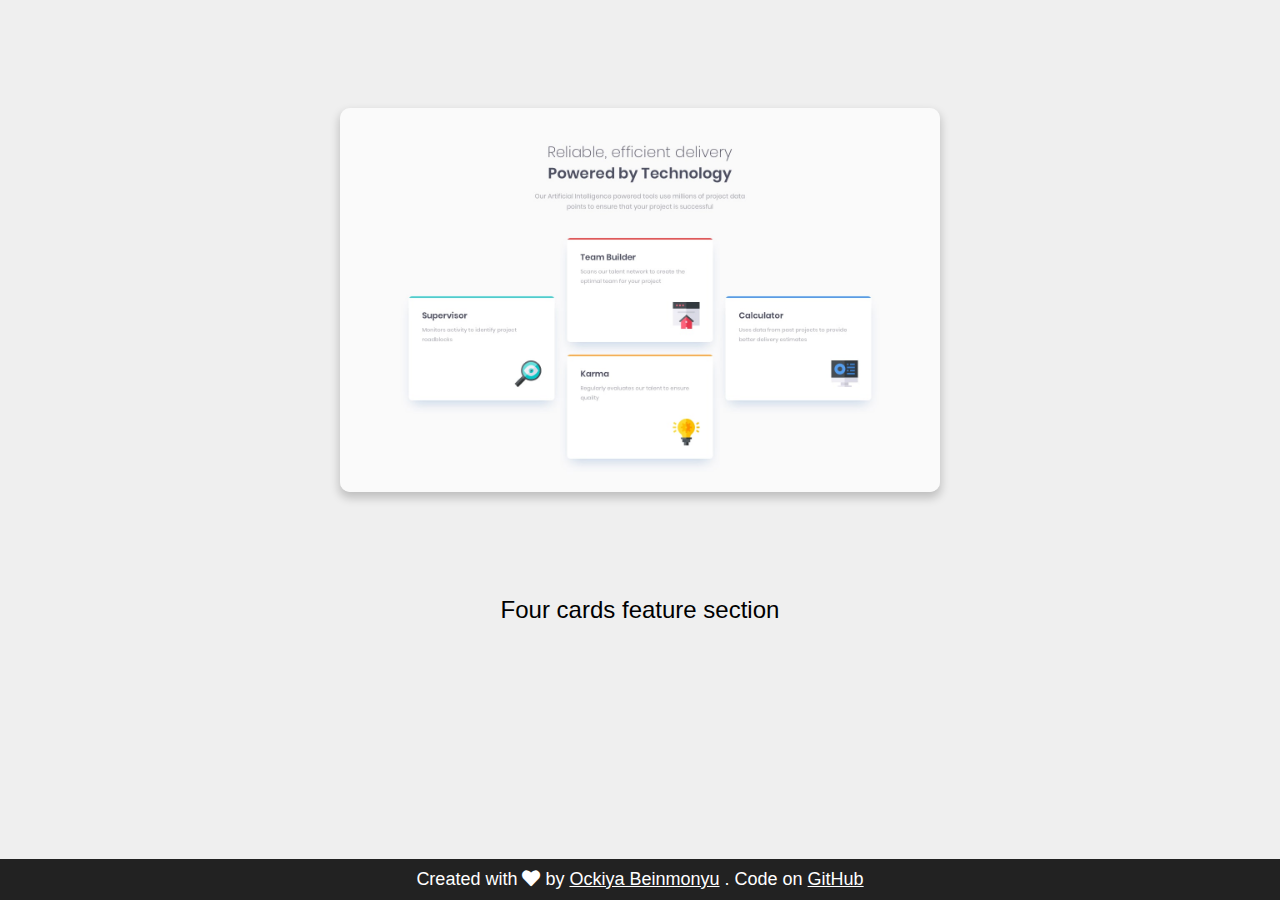
<file: index.html>
<!DOCTYPE html>
<html lang="en">
  <head>
    <meta charset="UTF-8" />
    <meta name="viewport" content="width=device-width, initial-scale=1.0" />
    <title>Four Cards Feature Site Project</title>
    <link rel="stylesheet" href="style.css" />
    <link
      rel="stylesheet"
      href="https://cdnjs.cloudflare.com/ajax/libs/font-awesome/5.12.1/css/all.min.css"
    />
  </head>
  <body>
    <div class="container">
      <a href="/four-card-feature-section-master/index.html">
        <img
          src="./four-card-feature-section-master/design/desktop-design.jpg"
          alt=""
        />
      </a>
    </div>

    <p class="feature">Four cards feature section</p>

    <footer>
      Created with
      <i class="fas fa-heart"></i>
      by
      <a href="https://florin-pop.com">Ockiya Beinmonyu</a>
      . Code on
      <a href="https://github.com/annonBytes/Four-card-feature-section">
        GitHub
      </a>
    </footer>
  </body>
</html>
</file>
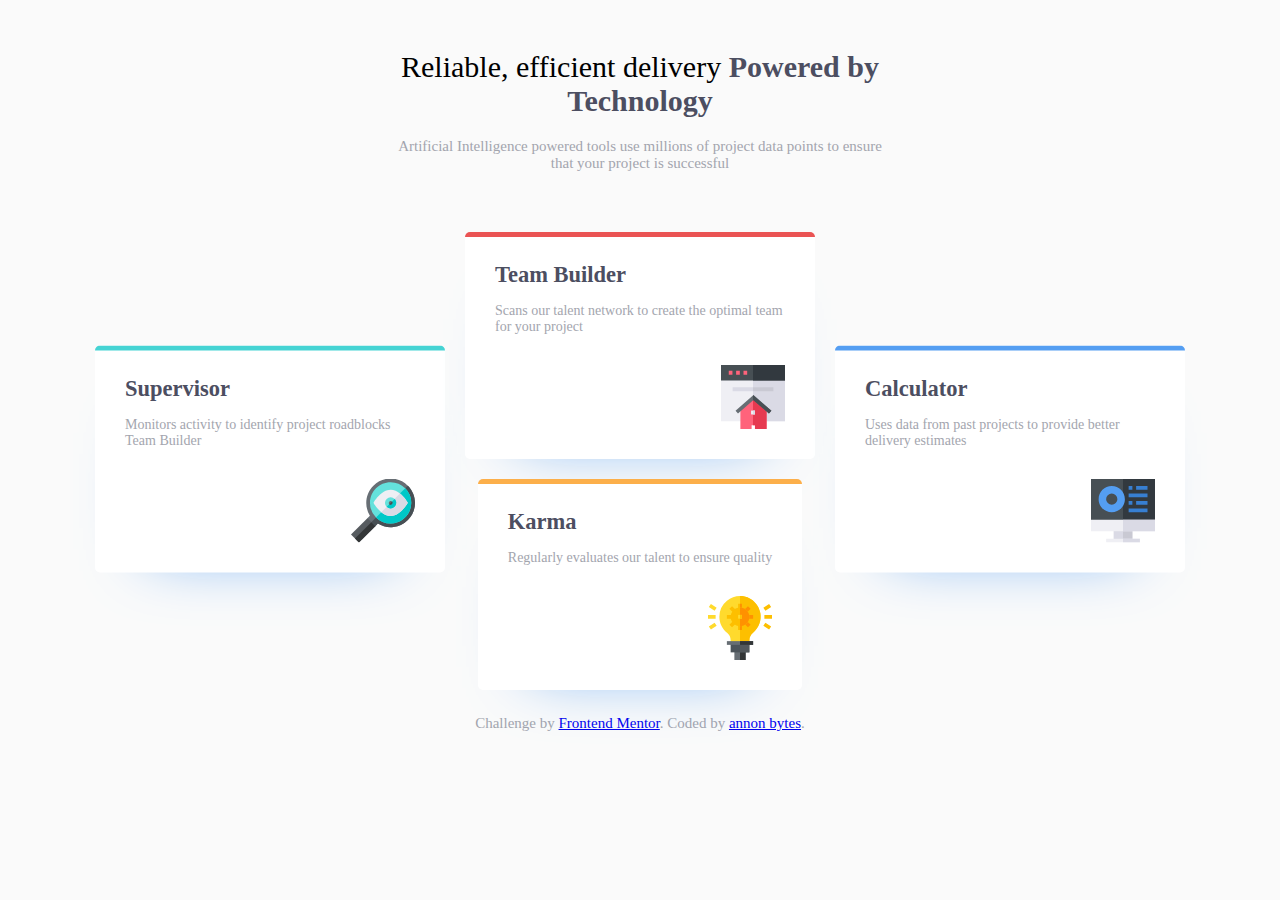
<file: four-card-feature-section-master/index.html>
<!DOCTYPE html>
<html lang="en">
  <head>
    <meta charset="UTF-8" />
    <meta name="viewport" content="width=device-width, initial-scale=1.0" />
    <!-- displays site properly based on user's device -->

    <link
      rel="icon"
      type="image/png"
      sizes="32x32"
      href="./images/favicon-32x32.png"
    />

    <title>Frontend Mentor | Four card feature section</title>
    <link rel="stylesheet" href="./styles/style.css" />
  </head>
  <body>
    <header>
      <h1>Reliable, efficient delivery <span>Powered by Technology</span></h1>

      <p>
        Artificial Intelligence powered tools use millions of project data
        points to ensure that your project is successful
      </p>
    </header>
    <div class="container">
      <div class="box box-cyan magic">
        <h2>Supervisor</h2>
        <p>Monitors activity to identify project roadblocks Team Builder</p>
        <img src="./images/icon-supervisor.svg" alt="supervisor icon" />
      </div>
      <div class="box box-red">
        <h2>Team Builder</h2>
        <p>
          Scans our talent network to create the optimal team for your project
        </p>
        <img src="./images/icon-team-builder.svg" alt="team builder icon" />
      </div>

      <div class="box box-blue magic">
        <h2>Calculator</h2>
        <p>Uses data from past projects to provide better delivery estimates</p>
        <img src="./images/icon-calculator.svg" alt="calculator icon" />
      </div>

      <div class="box box-orange">
        <h2>Karma</h2>
        <p>Regularly evaluates our talent to ensure quality</p>
        <img src="./images/icon-karma.svg" alt="karma icon" />
      </div>
    </div>

    <footer>
      <p class="attribution">
        Challenge by
        <a href="https://www.frontendmentor.io?ref=challenge" target="_blank"
          >Frontend Mentor</a
        >. Coded by <a href="https://uxfol.io/beinmonyudaniel">annon bytes</a>.
      </p>
    </footer>
  </body>
</html>
</file>
<file: style.css>
* {
  box-sizing: border-box;
}

body {
  font-family: "Poppins", sans-serif;
  background: #efefef;
}

.container {
  display: flex;
  align-items: center;
  justify-content: center;
}

img {
  width: 600px;
  margin: 100px 20px;
  border-radius: 10px;
  box-shadow: 0 5px 10px 0.5px rgba(0, 0, 0, 0.2);
}

.feature {
  text-align: center;
  color: #000;
  font-size: 24px;
  margin: auto;
}

footer {
  background-color: #222;
  color: #fff;
  font-size: 18px;
  position: fixed;
  bottom: 0;
  left: 0;
  padding: 10px;
  width: 100%;
  text-align: center;
}

footer a {
  color: #fff;
}

a:hover img {
  transform: scale(1.05);
  transition: transform 0.3s ease;
}
</file>
<file: four-card-feature-section-master/styles/style.css>
* {
  -webkit-box-sizing: border-box;
          box-sizing: border-box;
}

body {
  background-color: #fafafa;
  font-family: Poppins;
  font-size: 15px;
}

header {
  margin: 50px auto;
  text-align: center;
  max-width: 500px;
}

h1 {
  font-weight: 200;
}

h1 span {
  font-weight: 600;
  color: #4c4e61;
  margin-top: -25px;
}

p {
  color: #a3a5ae;
}

.container {
  display: -webkit-box;
  display: -ms-flexbox;
  display: flex;
  -ms-flex-wrap: wrap;
      flex-wrap: wrap;
  max-width: 1140px;
  margin: 0 auto;
  -webkit-box-pack: center;
      -ms-flex-pack: center;
          justify-content: center;
}

.box {
  background-color: #fff;
  padding: 30px;
  margin: 10px;
  max-width: 350px;
  -webkit-box-shadow: 0px 32px 64px -55px #549ef2;
          box-shadow: 0px 32px 64px -55px #549ef2;
  border-radius: 5px;
  position: relative;
  overflow: hidden;
}

.box::after {
  content: "";
  top: 0;
  left: 0;
  height: 5px;
  width: 100%;
  position: absolute;
}

.box-cyan::after {
  background-color: #45d3d3;
}

.box-red::after {
  background-color: #ea5353;
}

.box-orange::after {
  background-color: #fcaf4a;
}

.box-blue::after {
  background-color: #549ef2;
}

.magic {
  -webkit-transform: translateY(50%);
          transform: translateY(50%);
}

.box h2 {
  margin: 0;
}

.box p {
  font-size: 14px;
  margin: 15px 0 30px;
}

.box img {
  display: block;
  margin-left: auto;
}

h2 {
  color: #4c4e61;
}

footer {
  text-align: center;
}

@media (max-width: 775px) {
  .magic {
    -webkit-transform: translateY(0);
            transform: translateY(0);
  }
}
/*# sourceMappingURL=style.css.map */
</file>
